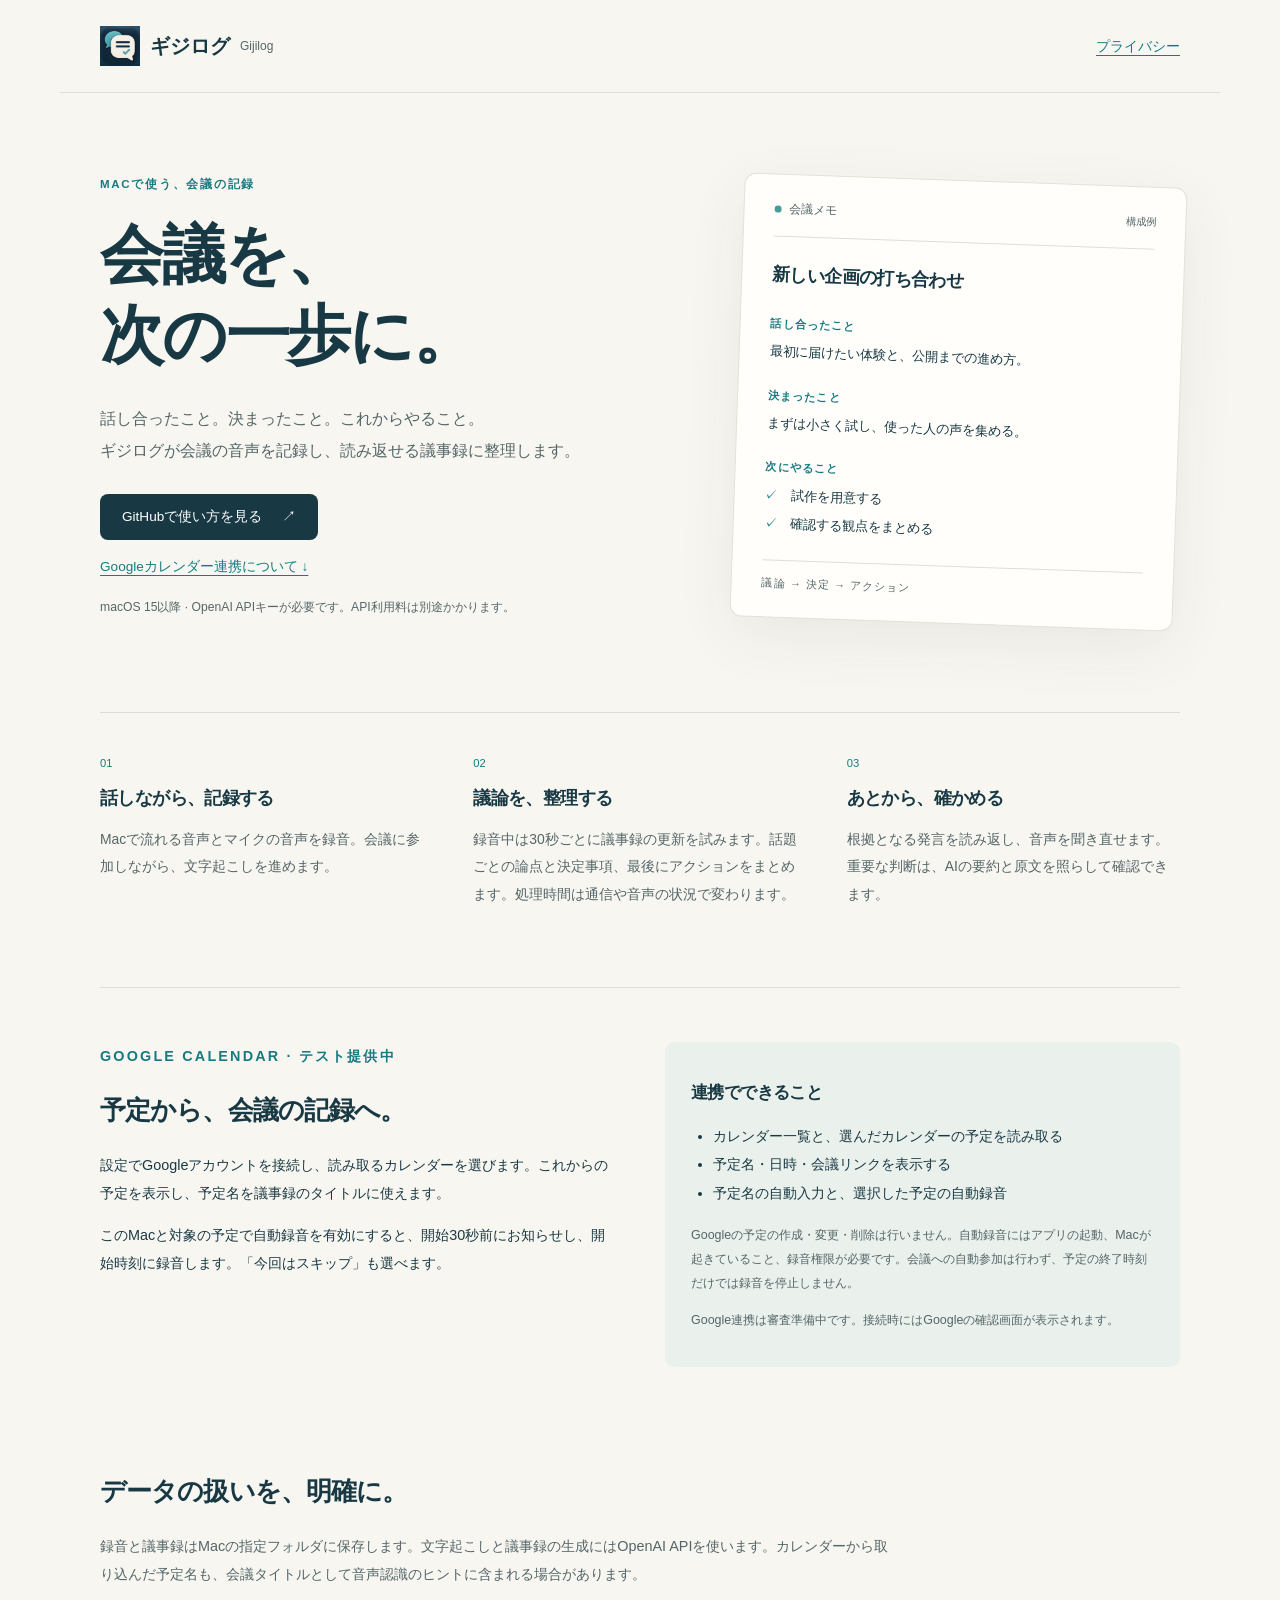
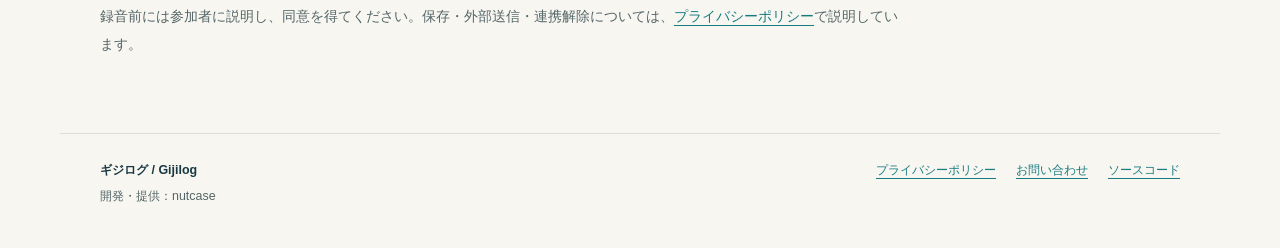
<file: docs/index.html>
<!doctype html>
<html lang="ja">
<head>
  <meta charset="utf-8">
  <meta name="google-site-verification" content="hLLaGW_bKI9RCBi5Jm-6RceBUeBqwVwyGycBb42XTPE">
  <meta name="viewport" content="width=device-width, initial-scale=1">
  <meta name="description" content="ギジログは、Macの会議音声を録音し、議論・決定事項・アクションを整理する議事録アプリです。">
  <title>ギジログ — 会議を、次の一歩に。</title>
  <link rel="icon" href="icon.png">
  <link rel="stylesheet" href="style.css">
</head>
<body>
  <header class="nav"><a class="brand" href="./"><img src="icon.png" width="40" height="40" alt="">ギジログ <span>Gijilog</span></a><a href="privacy.html">プライバシー</a></header>
  <main>
    <section class="hero">
      <div><p class="eyebrow">MACで使う、会議の記録</p><h1>会議を、<br>次の一歩に。</h1><p class="lead">話し合ったこと。決まったこと。これからやること。<br>ギジログが会議の音声を記録し、読み返せる議事録に整理します。</p><div class="actions"><a class="button" href="https://github.com/nutcase/gijilog">GitHubで使い方を見る <span aria-hidden="true">↗</span></a><a href="#calendar">Googleカレンダー連携について ↓</a></div><p class="small">macOS 15以降 · OpenAI APIキーが必要です。API利用料は別途かかります。</p></div>
      <aside class="minutes" aria-label="議事録の構成例。架空の会議です"><div class="paper-top"><span class="dot"></span> 会議メモ <span>構成例</span></div><h2>新しい企画の打ち合わせ</h2><p class="label">話し合ったこと</p><p>最初に届けたい体験と、公開までの進め方。</p><p class="label">決まったこと</p><p>まずは小さく試し、使った人の声を集める。</p><p class="label">次にやること</p><p class="task"><span aria-hidden="true">✓</span> 試作を用意する</p><p class="task"><span aria-hidden="true">✓</span> 確認する観点をまとめる</p><div class="paper-bottom">議論 → 決定 → アクション</div></aside>
    </section>
    <section class="features" aria-label="主な機能"><article><span class="number">01</span><h2>話しながら、記録する</h2><p>Macで流れる音声とマイクの音声を録音。会議に参加しながら、文字起こしを進めます。</p></article><article><span class="number">02</span><h2>議論を、整理する</h2><p>録音中は30秒ごとに議事録の更新を試みます。話題ごとの論点と決定事項、最後にアクションをまとめます。処理時間は通信や音声の状況で変わります。</p></article><article><span class="number">03</span><h2>あとから、確かめる</h2><p>根拠となる発言を読み返し、音声を聞き直せます。重要な判断は、AIの要約と原文を照らして確認できます。</p></article></section>
    <section id="calendar" class="calendar"><div><p class="eyebrow">GOOGLE CALENDAR · テスト提供中</p><h2>予定から、会議の記録へ。</h2><p>設定でGoogleアカウントを接続し、読み取るカレンダーを選びます。これからの予定を表示し、予定名を議事録のタイトルに使えます。</p><p>このMacと対象の予定で自動録音を有効にすると、開始30秒前にお知らせし、開始時刻に録音します。「今回はスキップ」も選べます。</p></div><div class="note"><h3>連携でできること</h3><ul><li>カレンダー一覧と、選んだカレンダーの予定を読み取る</li><li>予定名・日時・会議リンクを表示する</li><li>予定名の自動入力と、選択した予定の自動録音</li></ul><p>Googleの予定の作成・変更・削除は行いません。自動録音にはアプリの起動、Macが起きていること、録音権限が必要です。会議への自動参加は行わず、予定の終了時刻だけでは録音を停止しません。</p><p>Google連携は審査準備中です。接続時にはGoogleの確認画面が表示されます。</p></div></section>
    <section class="data"><h2>データの扱いを、明確に。</h2><p>録音と議事録はMacの指定フォルダに保存します。文字起こしと議事録の生成にはOpenAI APIを使います。カレンダーから取り込んだ予定名も、会議タイトルとして音声認識のヒントに含まれる場合があります。</p><p>録音前には参加者に説明し、同意を得てください。保存・外部送信・連携解除については、<a href="privacy.html">プライバシーポリシー</a>で説明しています。</p></section>
  </main>
  <footer><div><strong>ギジログ / Gijilog</strong><p>開発・提供：nutcase</p></div><div><a href="privacy.html">プライバシーポリシー</a><a href="mailto:bootyz@gmail.com">お問い合わせ</a><a href="https://github.com/nutcase/gijilog">ソースコード</a></div></footer>
</body>
</html>
</file>
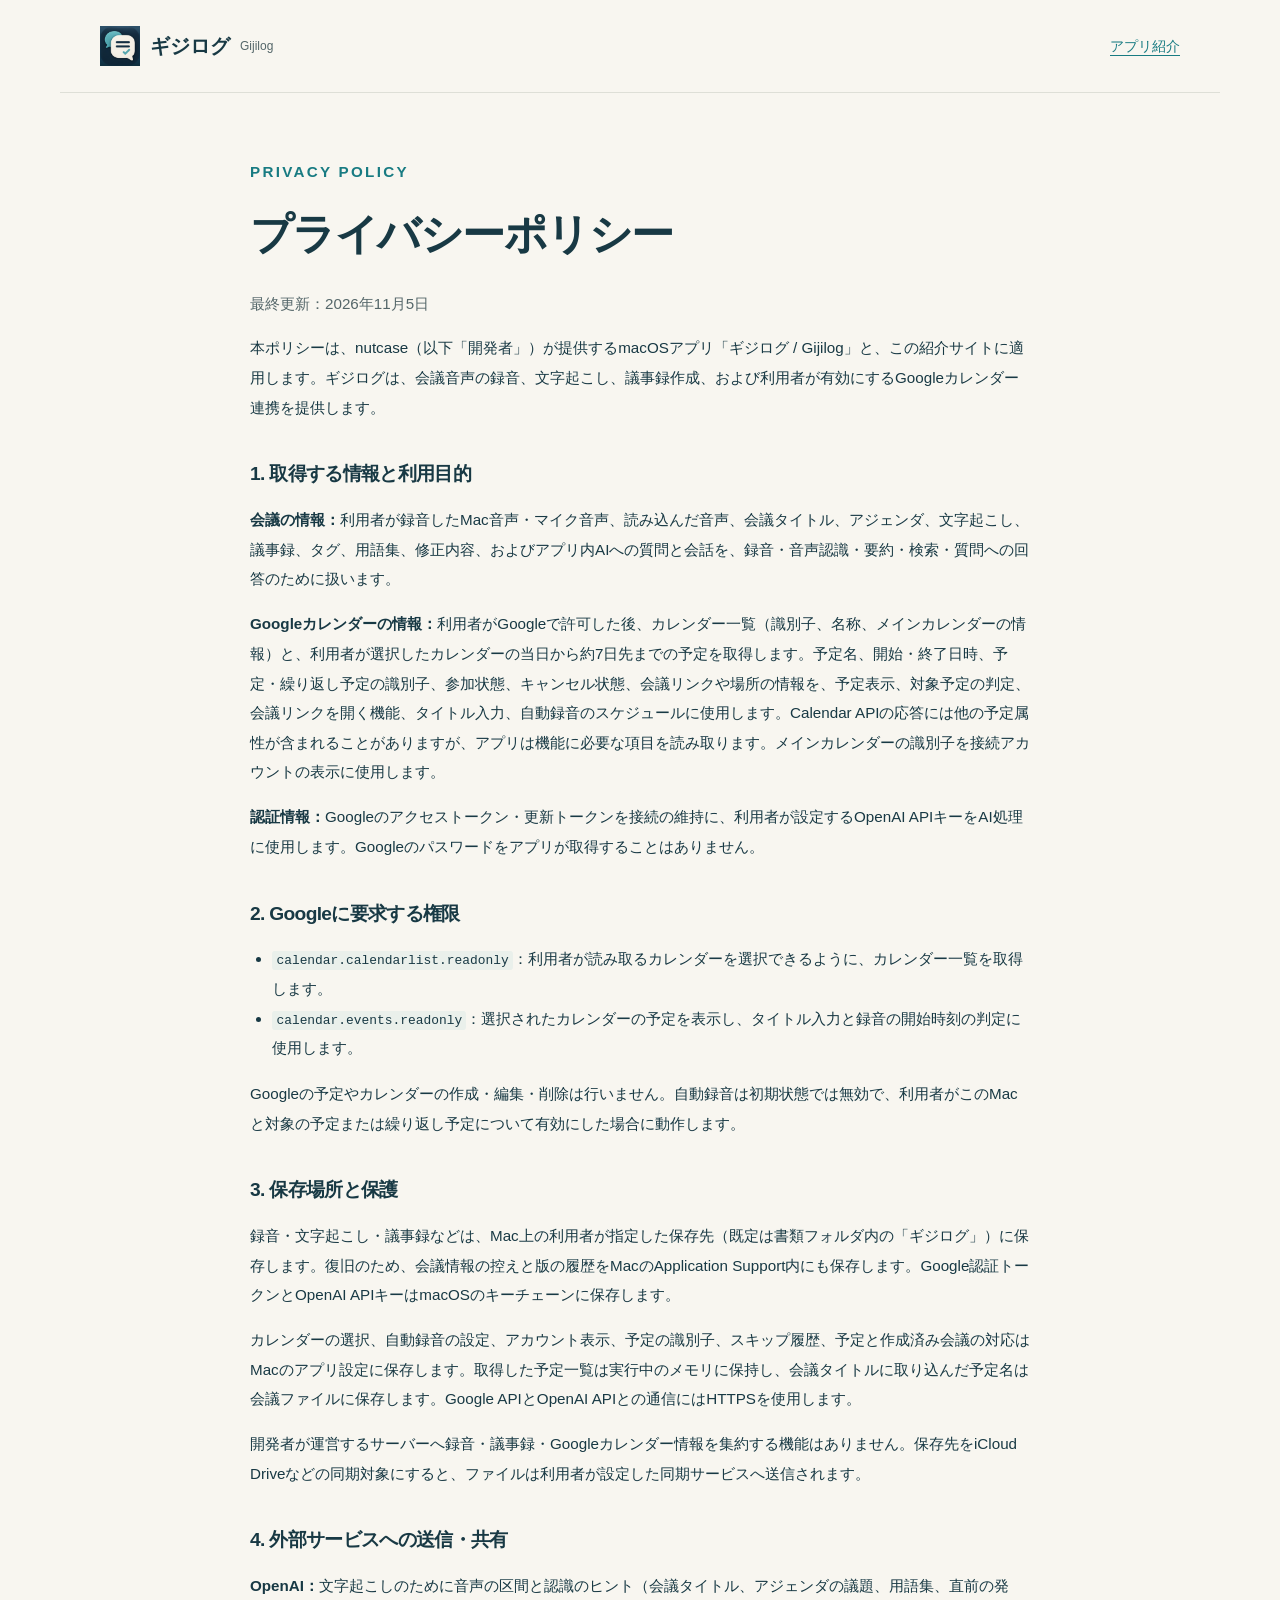
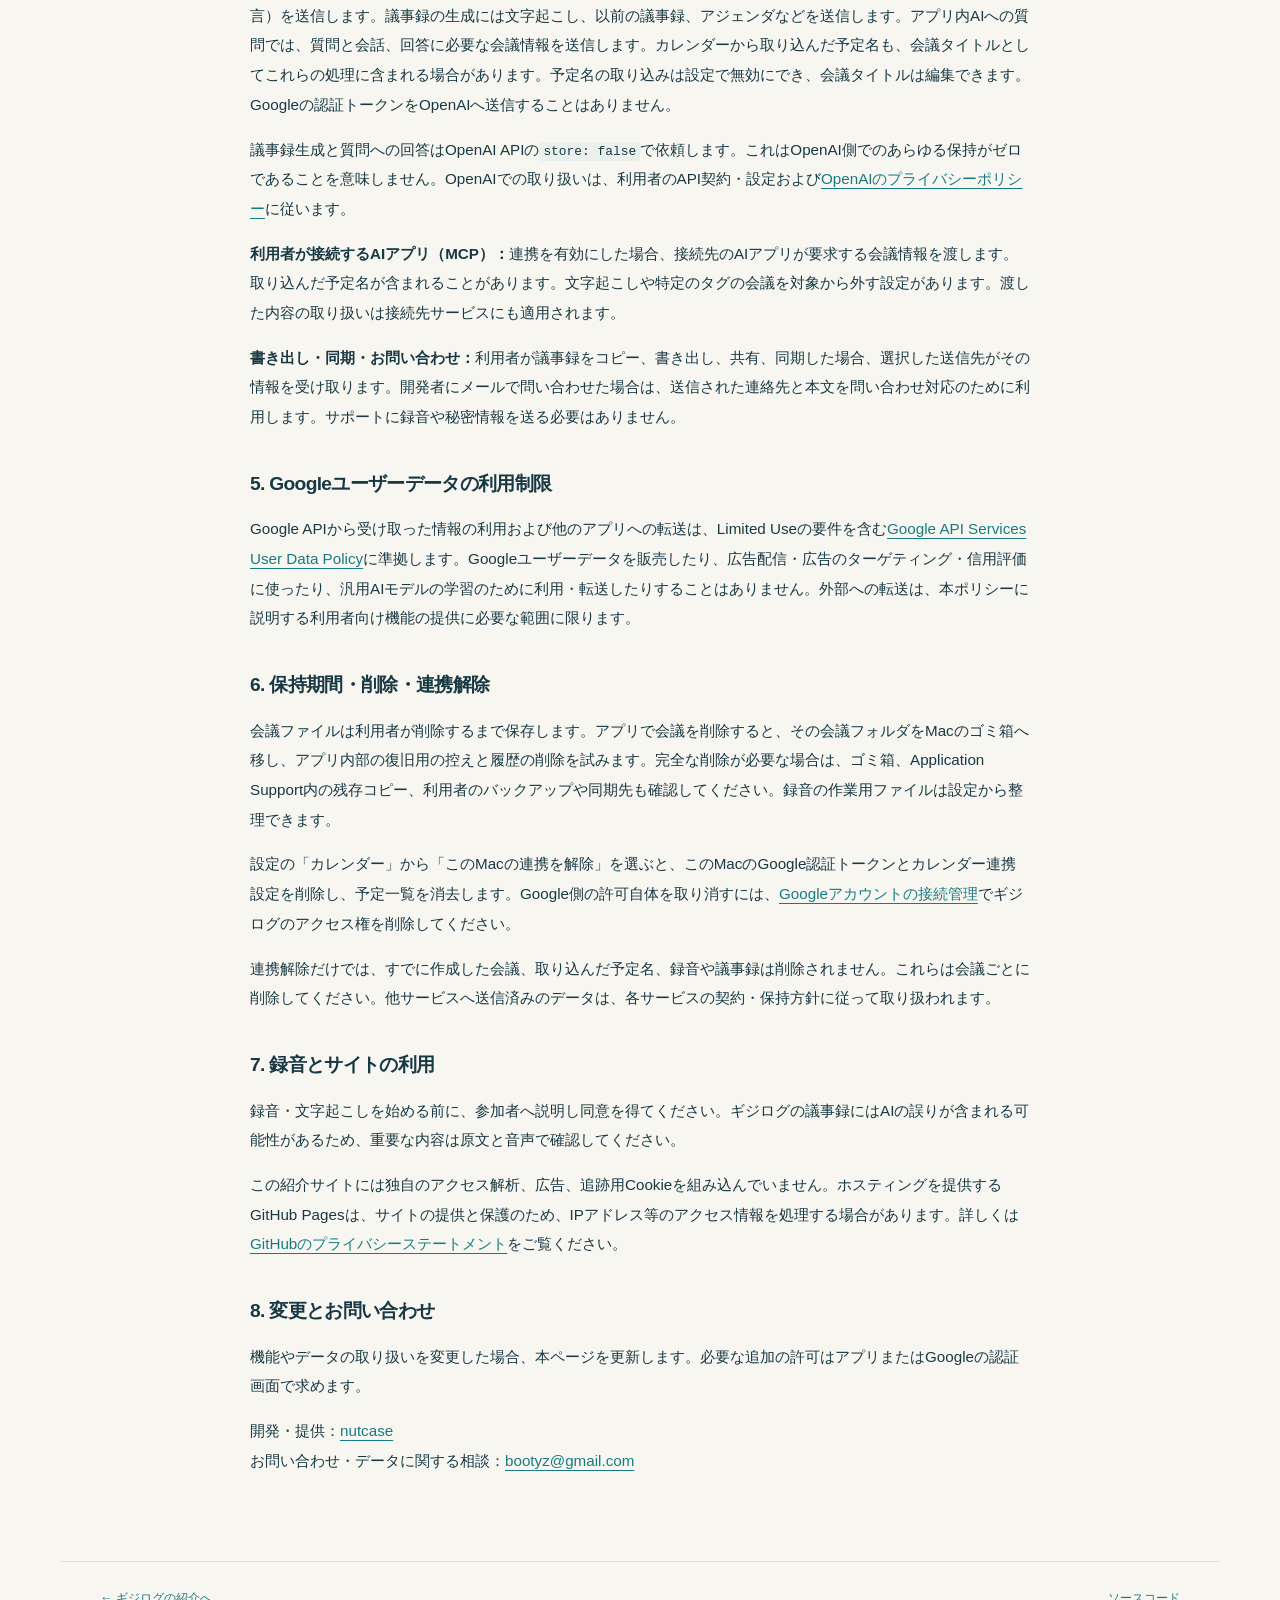
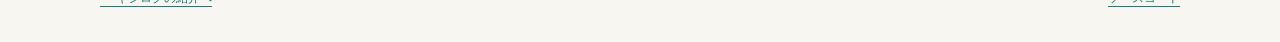
<file: docs/privacy.html>
<!doctype html>
<html lang="ja">
<head><meta charset="utf-8"><meta name="viewport" content="width=device-width, initial-scale=1"><meta name="description" content="ギジログのGoogleカレンダー情報、録音、議事録の取得・利用・保存・共有・削除について。"><title>プライバシーポリシー | ギジログ</title><link rel="icon" href="icon.png"><link rel="stylesheet" href="style.css"></head>
<body>
  <header class="nav"><a class="brand" href="./"><img src="icon.png" width="40" height="40" alt="">ギジログ <span>Gijilog</span></a><a href="./">アプリ紹介</a></header>
  <main class="policy"><p class="eyebrow">PRIVACY POLICY</p><h1>プライバシーポリシー</h1><p class="small">最終更新：2026年11月5日</p><p>本ポリシーは、nutcase（以下「開発者」）が提供するmacOSアプリ「ギジログ / Gijilog」と、この紹介サイトに適用します。ギジログは、会議音声の録音、文字起こし、議事録作成、および利用者が有効にするGoogleカレンダー連携を提供します。</p>
    <h2>1. 取得する情報と利用目的</h2>
    <p><strong>会議の情報：</strong>利用者が録音したMac音声・マイク音声、読み込んだ音声、会議タイトル、アジェンダ、文字起こし、議事録、タグ、用語集、修正内容、およびアプリ内AIへの質問と会話を、録音・音声認識・要約・検索・質問への回答のために扱います。</p>
    <p><strong>Googleカレンダーの情報：</strong>利用者がGoogleで許可した後、カレンダー一覧（識別子、名称、メインカレンダーの情報）と、利用者が選択したカレンダーの当日から約7日先までの予定を取得します。予定名、開始・終了日時、予定・繰り返し予定の識別子、参加状態、キャンセル状態、会議リンクや場所の情報を、予定表示、対象予定の判定、会議リンクを開く機能、タイトル入力、自動録音のスケジュールに使用します。Calendar APIの応答には他の予定属性が含まれることがありますが、アプリは機能に必要な項目を読み取ります。メインカレンダーの識別子を接続アカウントの表示に使用します。</p>
    <p><strong>認証情報：</strong>Googleのアクセストークン・更新トークンを接続の維持に、利用者が設定するOpenAI APIキーをAI処理に使用します。Googleのパスワードをアプリが取得することはありません。</p>
    <h2>2. Googleに要求する権限</h2>
    <ul><li><code>calendar.calendarlist.readonly</code>：利用者が読み取るカレンダーを選択できるように、カレンダー一覧を取得します。</li><li><code>calendar.events.readonly</code>：選択されたカレンダーの予定を表示し、タイトル入力と録音の開始時刻の判定に使用します。</li></ul>
    <p>Googleの予定やカレンダーの作成・編集・削除は行いません。自動録音は初期状態では無効で、利用者がこのMacと対象の予定または繰り返し予定について有効にした場合に動作します。</p>
    <h2>3. 保存場所と保護</h2>
    <p>録音・文字起こし・議事録などは、Mac上の利用者が指定した保存先（既定は書類フォルダ内の「ギジログ」）に保存します。復旧のため、会議情報の控えと版の履歴をMacのApplication Support内にも保存します。Google認証トークンとOpenAI APIキーはmacOSのキーチェーンに保存します。</p>
    <p>カレンダーの選択、自動録音の設定、アカウント表示、予定の識別子、スキップ履歴、予定と作成済み会議の対応はMacのアプリ設定に保存します。取得した予定一覧は実行中のメモリに保持し、会議タイトルに取り込んだ予定名は会議ファイルに保存します。Google APIとOpenAI APIとの通信にはHTTPSを使用します。</p>
    <p>開発者が運営するサーバーへ録音・議事録・Googleカレンダー情報を集約する機能はありません。保存先をiCloud Driveなどの同期対象にすると、ファイルは利用者が設定した同期サービスへ送信されます。</p>
    <h2>4. 外部サービスへの送信・共有</h2>
    <p><strong>OpenAI：</strong>文字起こしのために音声の区間と認識のヒント（会議タイトル、アジェンダの議題、用語集、直前の発言）を送信します。議事録の生成には文字起こし、以前の議事録、アジェンダなどを送信します。アプリ内AIへの質問では、質問と会話、回答に必要な会議情報を送信します。カレンダーから取り込んだ予定名も、会議タイトルとしてこれらの処理に含まれる場合があります。予定名の取り込みは設定で無効にでき、会議タイトルは編集できます。Googleの認証トークンをOpenAIへ送信することはありません。</p>
    <p>議事録生成と質問への回答はOpenAI APIの<code>store: false</code>で依頼します。これはOpenAI側でのあらゆる保持がゼロであることを意味しません。OpenAIでの取り扱いは、利用者のAPI契約・設定および<a href="https://openai.com/policies/privacy-policy/">OpenAIのプライバシーポリシー</a>に従います。</p>
    <p><strong>利用者が接続するAIアプリ（MCP）：</strong>連携を有効にした場合、接続先のAIアプリが要求する会議情報を渡します。取り込んだ予定名が含まれることがあります。文字起こしや特定のタグの会議を対象から外す設定があります。渡した内容の取り扱いは接続先サービスにも適用されます。</p>
    <p><strong>書き出し・同期・お問い合わせ：</strong>利用者が議事録をコピー、書き出し、共有、同期した場合、選択した送信先がその情報を受け取ります。開発者にメールで問い合わせた場合は、送信された連絡先と本文を問い合わせ対応のために利用します。サポートに録音や秘密情報を送る必要はありません。</p>
    <h2>5. Googleユーザーデータの利用制限</h2>
    <p>Google APIから受け取った情報の利用および他のアプリへの転送は、Limited Useの要件を含む<a href="https://developers.google.com/terms/api-services-user-data-policy">Google API Services User Data Policy</a>に準拠します。Googleユーザーデータを販売したり、広告配信・広告のターゲティング・信用評価に使ったり、汎用AIモデルの学習のために利用・転送したりすることはありません。外部への転送は、本ポリシーに説明する利用者向け機能の提供に必要な範囲に限ります。</p>
    <h2>6. 保持期間・削除・連携解除</h2>
    <p>会議ファイルは利用者が削除するまで保存します。アプリで会議を削除すると、その会議フォルダをMacのゴミ箱へ移し、アプリ内部の復旧用の控えと履歴の削除を試みます。完全な削除が必要な場合は、ゴミ箱、Application Support内の残存コピー、利用者のバックアップや同期先も確認してください。録音の作業用ファイルは設定から整理できます。</p>
    <p>設定の「カレンダー」から「このMacの連携を解除」を選ぶと、このMacのGoogle認証トークンとカレンダー連携設定を削除し、予定一覧を消去します。Google側の許可自体を取り消すには、<a href="https://myaccount.google.com/connections">Googleアカウントの接続管理</a>でギジログのアクセス権を削除してください。</p>
    <p>連携解除だけでは、すでに作成した会議、取り込んだ予定名、録音や議事録は削除されません。これらは会議ごとに削除してください。他サービスへ送信済みのデータは、各サービスの契約・保持方針に従って取り扱われます。</p>
    <h2>7. 録音とサイトの利用</h2>
    <p>録音・文字起こしを始める前に、参加者へ説明し同意を得てください。ギジログの議事録にはAIの誤りが含まれる可能性があるため、重要な内容は原文と音声で確認してください。</p>
    <p>この紹介サイトには独自のアクセス解析、広告、追跡用Cookieを組み込んでいません。ホスティングを提供するGitHub Pagesは、サイトの提供と保護のため、IPアドレス等のアクセス情報を処理する場合があります。詳しくは<a href="https://docs.github.com/en/site-policy/privacy-policies/github-general-privacy-statement">GitHubのプライバシーステートメント</a>をご覧ください。</p>
    <h2>8. 変更とお問い合わせ</h2>
    <p>機能やデータの取り扱いを変更した場合、本ページを更新します。必要な追加の許可はアプリまたはGoogleの認証画面で求めます。</p>
    <p>開発・提供：<a href="https://github.com/nutcase">nutcase</a><br>お問い合わせ・データに関する相談：<a href="mailto:bootyz@gmail.com">bootyz@gmail.com</a></p>
  </main>
  <footer><a href="./">← ギジログの紹介へ</a><a href="https://github.com/nutcase/gijilog">ソースコード</a></footer>
</body>
</html>
</file>
<file: docs/style.css>
:root{color-scheme:light;--ink:#183944;--muted:#546669;--teal:#187b82;--paper:#f8f6f0;--line:#dedfd7;font-family:-apple-system,BlinkMacSystemFont,"Hiragino Sans","Noto Sans JP",sans-serif;color:var(--ink);background:var(--paper)}
*{box-sizing:border-box}html{scroll-behavior:smooth}body{margin:0}a{color:var(--teal);text-underline-offset:4px}a:hover{text-decoration-thickness:2px}a:focus-visible{outline:3px solid var(--teal);outline-offset:5px}p,li{line-height:1.95}p{margin:0 0 1em}h1,h2,h3{line-height:1.5;letter-spacing:-.035em}h2{font-size:1.6rem}h3{font-size:1.05rem}main,.nav,footer{max-width:1160px;margin:auto;padding-left:40px;padding-right:40px}.nav{display:flex;align-items:center;justify-content:space-between;padding-top:26px;padding-bottom:26px;border-bottom:1px solid var(--line);font-size:.9rem}.brand{display:flex;align-items:center;gap:10px;text-decoration:none;color:var(--ink);font-size:1.25rem;font-weight:700}.brand span{font-size:.75rem;font-weight:400;color:var(--muted)}.brand img{object-fit:contain}.hero{display:grid;grid-template-columns:1.3fr 1fr;gap:60px;align-items:center;padding:80px 0}.eyebrow{font-size:.72rem;font-weight:700;letter-spacing:.15em;color:var(--teal)}h1{font-size:clamp(2.7rem,5vw,4.6rem);line-height:1.25;margin:20px 0 28px}.lead{color:var(--muted);font-size:1rem}.actions{display:flex;flex-direction:column;align-items:flex-start;gap:18px;margin:28px 0 20px;font-size:.85rem}.button{background:var(--ink);color:white;text-decoration:none;padding:14px 22px;border-radius:8px}.button span{margin-left:16px}.small{font-size:.76rem;color:var(--muted)}.minutes{padding:26px 30px;background:#fffefa;border-radius:12px;box-shadow:0 18px 60px #18394412;border:1px solid #e4e1d7;transform:rotate(2deg)}.paper-top{display:flex;align-items:center;gap:8px;font-size:.75rem;color:var(--muted);border-bottom:1px solid var(--line);padding-bottom:18px}.paper-top>span:last-child{margin-left:auto;font-size:.65rem}.dot{width:7px;height:7px;background:#479d96;border-radius:50%}.minutes h2{font-size:1.12rem;margin:25px 0}.minutes p{font-size:.82rem;line-height:1.8}.minutes .label{color:var(--teal);font-size:.7rem;font-weight:700;letter-spacing:.1em;margin:22px 0 6px}.task{margin-bottom:5px}.task span{color:var(--teal);padding-right:10px}.paper-bottom{border-top:1px solid var(--line);margin-top:24px;padding-top:16px;font-size:.68rem;color:var(--muted);letter-spacing:.1em}.features{display:grid;grid-template-columns:repeat(3,1fr);gap:40px;padding:40px 0 65px;border-top:1px solid var(--line)}.number{font-size:.7rem;color:var(--teal)}.features h2{font-size:1.1rem}.features p{font-size:.87rem;color:var(--muted)}.calendar{display:grid;grid-template-columns:1fr 1fr;gap:50px;padding:54px 0;border-top:1px solid var(--line);scroll-margin-top:20px}.calendar p,.calendar li{font-size:.9rem}.note{background:#eaf0eb;border-radius:10px;padding:22px 26px}.note p{font-size:.78rem;color:var(--muted)}ul{padding-left:1.4em}.data{padding:30px 0 60px;max-width:800px}.data p{color:var(--muted);font-size:.9rem}footer{border-top:1px solid var(--line);padding-top:28px;padding-bottom:35px;display:flex;justify-content:space-between;gap:20px;font-size:.78rem}footer p{margin:5px 0;color:var(--muted)}footer div:last-child{display:flex;gap:20px;align-items:flex-start;flex-wrap:wrap}.policy{max-width:860px;padding-top:64px;padding-bottom:70px}.policy h1{font-size:clamp(1.8rem,4vw,2.7rem)}.policy h2{font-size:1.2rem;margin-top:38px}.policy p,.policy li{font-size:.95rem}.policy code{font-size:.85em;overflow-wrap:anywhere;background:#eaf0eb;padding:2px 4px;border-radius:3px}
@media(max-width:760px){main,.nav,footer{padding-left:24px;padding-right:24px}.brand span{display:none}.hero{grid-template-columns:1fr;gap:28px;padding:45px 0}.minutes{transform:none}.features{grid-template-columns:1fr;gap:15px;padding-bottom:35px}.calendar{grid-template-columns:1fr;gap:18px;padding-top:35px}.features h2{margin:8px 0}.data{padding-bottom:30px}footer{flex-direction:column}.policy{padding-top:40px}.policy p,.policy li{font-size:.9rem}}
@media(prefers-reduced-motion:reduce){html{scroll-behavior:auto}}
</file>
